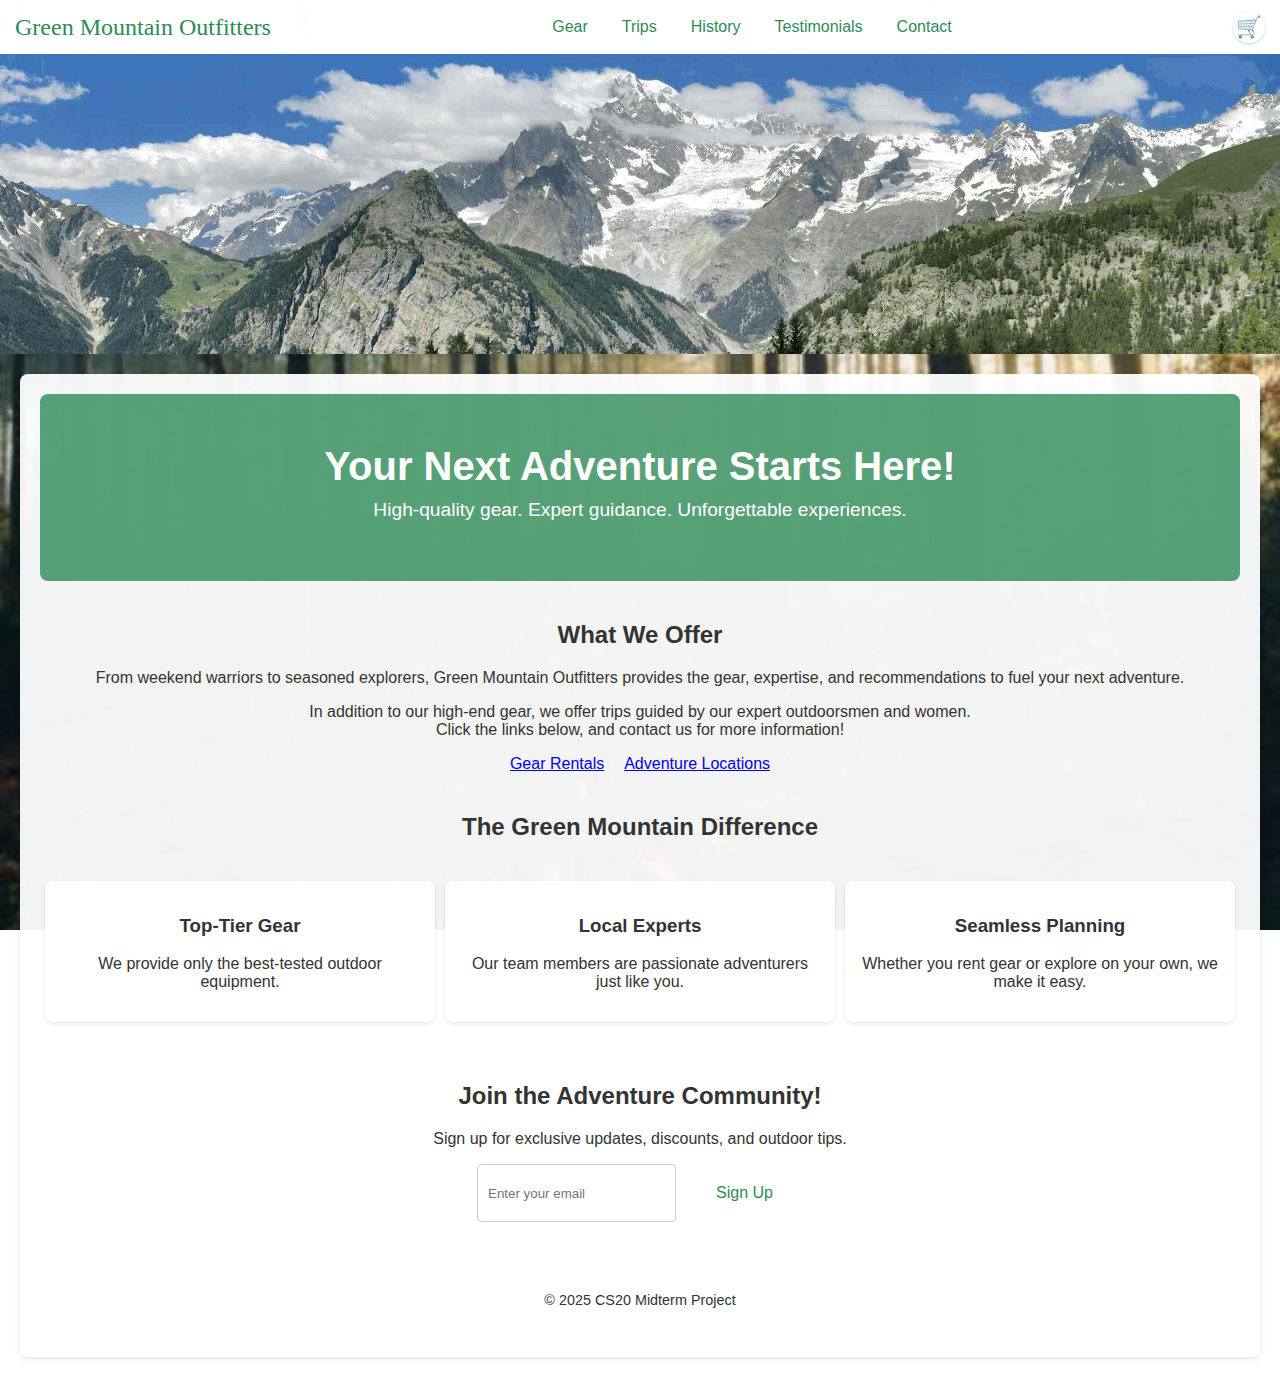
<file: index.html>
<!DOCTYPE html>
<html lang="en">
<head>
    <meta charset="UTF-8">
    <meta name="viewport" content="width=device-width, initial-scale=1.0">
    <title>Home | Green Mountain Outfitters</title>
    <link rel="stylesheet" href="styles.css">
    <script src="header.js"></script>
    <script>
        document.addEventListener("DOMContentLoaded", function() {
            fetch("header.html")
                .then(response => response.text())
                .then(data => {
                    document.getElementById("header-placeholder").innerHTML = data;
                })
                .then(() => {
                    updateCartBadge();
                });
        });
    </script>
    <style>
        body {
            font-family: Arial, sans-serif;
            background: url('images/nature.jpg') no-repeat center center fixed;
            background-size: cover;
            color: #333;
            margin: 0;
            padding: 0;
        }
        main {
            background: rgba(255, 255, 255, 0.95);
            margin: 20px auto;
            padding: 20px;
            max-width: 1200px;
            border-radius: 8px;
            box-shadow: 0 2px 6px rgba(0,0,0,0.1);
        }
        .banner {
            width: 100%;
            max-height: 300px;
            overflow: hidden;
        }
        .banner img {
            width: 100%;
            height: auto;
            display: block;
        }
        .hero {
            text-align: center;
            padding: 50px 20px;
            background: rgba(46, 139, 87, 0.8);
            color: white;
            border-radius: 8px;
        }
        .hero h1 {
            font-size: 2.5em;
            margin: 0;
        }
        .hero p {
            font-size: 1.2em;
            margin: 10px 0;
        }
        .btn {
            display: inline-block;
            padding: 10px 20px;
            margin: 10px;
            background: white;
            color: #2e8b57;
            border: none;
            border-radius: 4px;
            font-size: 1em;
            cursor: pointer;
            text-decoration: none;
        }
        .btn.secondary {
            background: #2e8b57;
            color: white;
        }
        .offers, .difference, .stay-connected {
            text-align: center;
            margin: 40px 0;
        }
        .offer-icons {
            display: flex;
            justify-content: center;
            gap: 20px;
            flex-wrap: wrap;
        }
        .offer-item {
            text-align: center;
        }
        .offer-item img {
            max-width: 80px;
            margin-bottom: 10px;
        }
        .difference-grid {
            display: flex;
            justify-content: space-around;
            flex-wrap: wrap;
        }
        .difference-item {
            width: 30%;
            min-width: 250px;
            padding: 15px;
            background: white;
            border-radius: 8px;
            box-shadow: 0 2px 4px rgba(0,0,0,0.1);
            margin: 20px auto;
        }
        .stay-connected form {
            display: flex;
            justify-content: center;
            margin-top: 10px;
        }
        .stay-connected input {
            padding: 10px;
            border: 1px solid #ccc;
            border-radius: 4px;
            margin-right: 10px;
        }
        footer {
            text-align: center;
            padding: 15px 0;
            background: rgba(255, 255, 255, 0.8);
            margin-top: 20px;
        }
    </style>
</head>
<body>
    <header id="header-placeholder"></header>
    <div class="banner">
        <img src="images/banner.jpg" alt="Green Mountain Outfitters Banner">
    </div>
    <main>
        <!-- Hero Section -->
        <section class="hero">
            <div class="hero-content">
                <h1>Your Next Adventure Starts Here!</h1>
                <p>High-quality gear. Expert guidance. Unforgettable experiences.</p>
            </div>
        </section>
        
        <!-- What We Offer -->
        <section class="offers">
            <h2>What We Offer</h2>
            <p>From weekend warriors to seasoned explorers, Green Mountain Outfitters provides the gear, expertise, and recommendations to fuel your next adventure.</p>
            <p>In addition to our high-end gear, we offer trips guided by our expert outdoorsmen and women. <br/> Click the links below, and contact us for more information!</p>
            <div class="offer-icons">
                <div class="offer-item">
                    <a href="gear.html">Gear Rentals</a>
                </div>
                <div class="offer-item">
                    <a href="trips.html">Adventure Locations</a>
                </div>
            </div>
        </section>
        
        <!-- The Green Mountain Difference -->
        <section class="difference">
            <h2>The Green Mountain Difference</h2>
            <div class="difference-grid">
                <div class="difference-item">
                    <h3>Top-Tier Gear</h3>
                    <p>We provide only the best-tested outdoor equipment.</p>
                </div>
                <div class="difference-item">
                    <h3>Local Experts</h3>
                    <p>Our team members are passionate adventurers just like you.</p>
                </div>
                <div class="difference-item">
                    <h3>Seamless Planning</h3>
                    <p>Whether you rent gear or explore on your own, we make it easy.</p>
                </div>
            </div>
        </section>
        
        <!-- Stay Connected -->
        <section class="stay-connected">
            <h2>Join the Adventure Community!</h2>
            <p>Sign up for exclusive updates, discounts, and outdoor tips.</p>
            <form id="fake-signup-form">
                <input type="email" name="email" placeholder="Enter your email" required>
                <button type="submit" class="btn">Sign Up</button>
            </form>
            <p id="confirmation-message" style="display: none; color: green; margin-top: 10px;">
                ✅ You're signed up! (Not really 😉)
            </p>
        </section>
        
        <script>
            document.getElementById("fake-signup-form").addEventListener("submit", function(event) {
                event.preventDefault(); // Prevents actual form submission
                document.getElementById("confirmation-message").style.display = "block"; // Show success message
            });
        </script>
        

        <footer>
            <p>&copy; 2025 CS20 Midterm Project</p>
        </footer>
    </main>
</body>
</html>
</file>
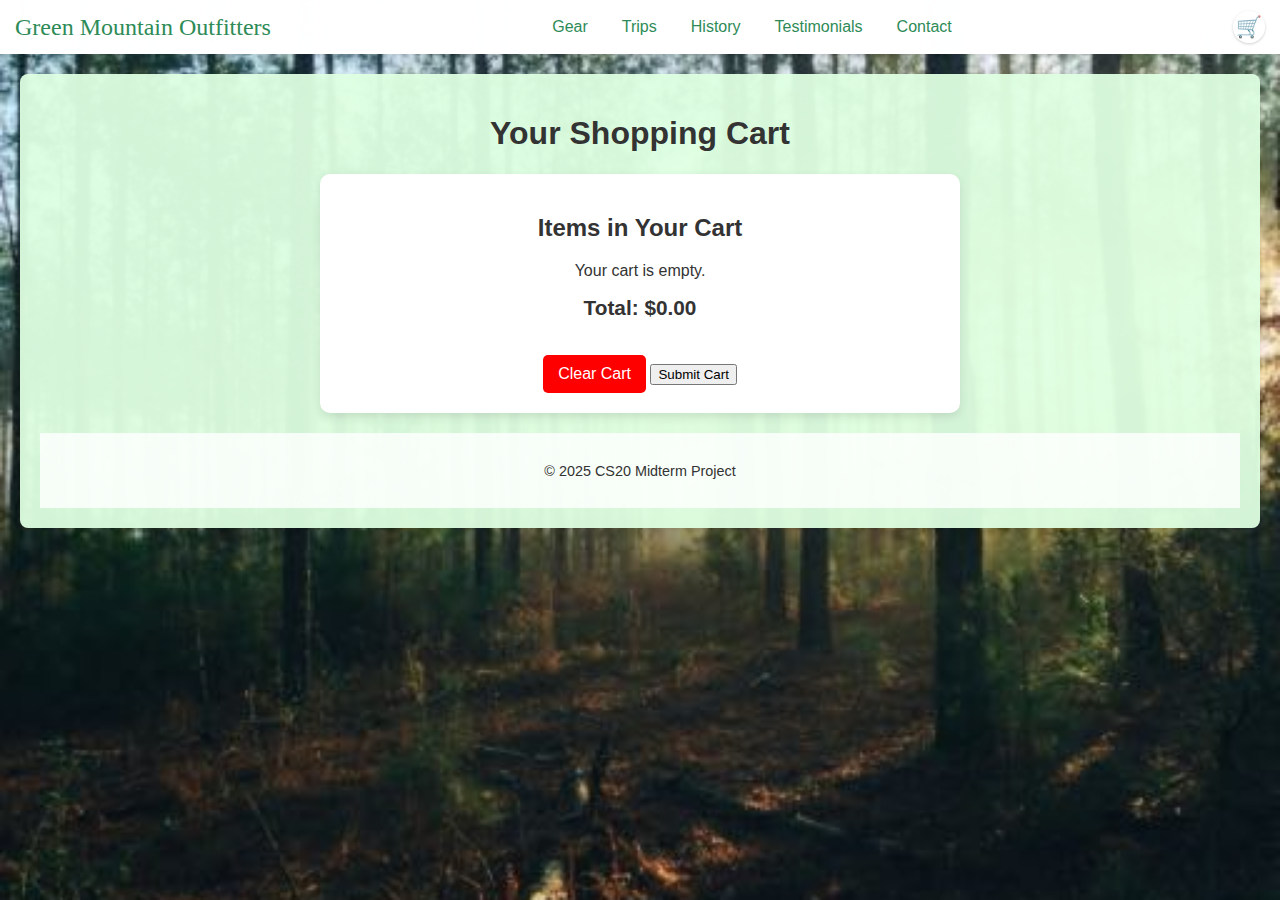
<file: cart.html>
<!DOCTYPE html>
<html>
<head>
    <meta charset="UTF-8">
    <meta name="viewport" content="width=device-width, initial-scale=1.0">
    <title>Your Cart | Green Mountain Outfitters</title>
    <link rel="stylesheet" href="styles.css">
    <script src="header.js"></script>
    <script>
        document.addEventListener("DOMContentLoaded", function() {
            fetch("header.html")
                .then(response => response.text())
                .then(data => {
                    document.getElementById("header-placeholder").innerHTML = data;
                })
                .then(() => {
                    updateCartBadge();
                });

            loadCart();
        });
    </script>
    <script src="products.js"></script> <!-- Load products.js first -->
    <script src="cart.js"></script> <!-- Then cart.js, which needs gearItems -->
    <style>
        h1, p {
            text-align: center;
        }
        /* Cart Container Styling */
        #cart-container {
            max-width: 600px;
            margin: 20px auto;
            background: white;
            padding: 20px;
            border-radius: 10px;
            box-shadow: 0 4px 10px rgba(0, 0, 0, 0.1);
            text-align: center;
        }

        /* Individual Cart Items */
        .cart-item {
            display: flex;
            justify-content: space-between;
            align-items: center;
            background: #f9f9f9;
            padding: 10px;
            border-radius: 5px;
            margin: 10px 0;
            box-shadow: 0 2px 5px rgba(0, 0, 0, 0.1);
        }

        /* Buttons for +, -, and Remove */
        .cart-item button {
            background-color: #2e8b57;
            color: white;
            border: none;
            padding: 5px 10px;
            margin: 0 5px;
            cursor: pointer;
            border-radius: 4px;
            transition: background 0.3s;
        }

        .cart-item button:hover {
            background-color: #3cb371;
        }

        /* Clear Cart Button */
        #clear-cart {
            background: red;
            color: white;
            border: none;
            padding: 10px 15px;
            cursor: pointer;
            border-radius: 5px;
            font-size: 1em;
            transition: background 0.3s;
            margin-top: 15px;
        }

        #clear-cart:hover {
            background: darkred;
        }

        /* Total Amount */
        #cart-total {
            font-size: 1.3em;
            font-weight: bold;
            margin-top: 15px;
        }

    </style>
</head>
<body>
    <header id="header-placeholder"></header>
    <main>
        <h1>Your Shopping Cart</h1>
        <section id="cart-container">
            <form id="cart-form">
                <h2>Items in Your Cart</h2>
                <div id="cart-items"></div>
                <h3 id="cart-total">Total: $0.00</h3>
                <button id="clear-cart" type="button" class="btn">Clear Cart</button>
                <!-- New Submit Button -->
                <button type="button" id="submit-cart" class="btn">Submit Cart</button>
            </form>
        </section>

        <footer>
            <p>&copy; 2025 CS20 Midterm Project</p>
        </footer>
    </main>
    <script src="cart.js"></script>
    <script>
        // look clicks on the submit button
        document.getElementById("submit-cart").addEventListener("click", function(e) {
            e.preventDefault();
            alert("Your cart has been submitted!");
            clearCart();
        });
    </script>
</body>
</html>
</file>
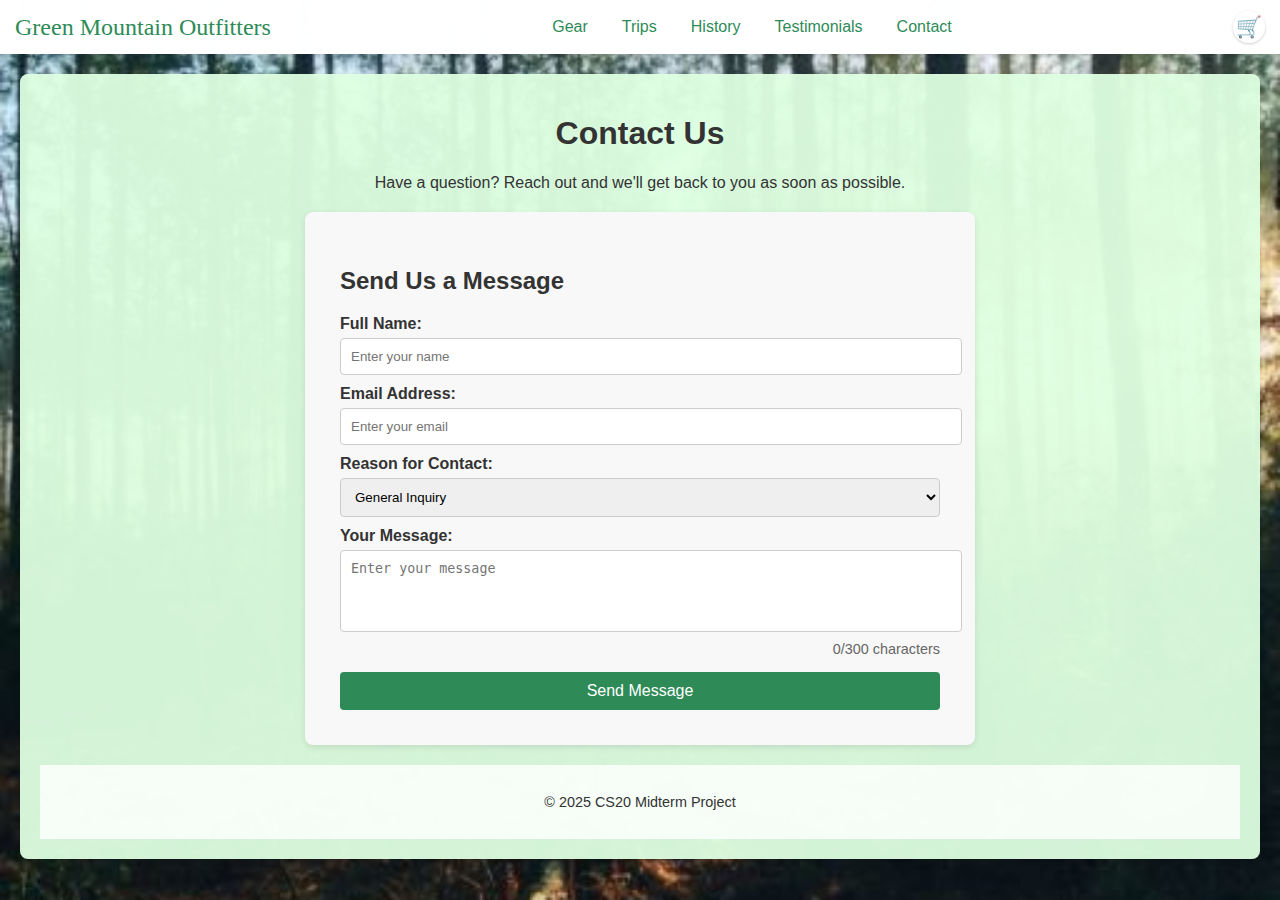
<file: contact.html>
<!DOCTYPE html>
<html>
<head>
    <meta charset="UTF-8">
    <meta name="viewport" content="width=device-width, initial-scale=1.0">
    <title>Contact | Green Mountain Outfitters</title>
    <link rel="stylesheet" href="styles.css">
    <script src="header.js"></script>
    <script>
        document.addEventListener("DOMContentLoaded", function() {
            fetch("header.html")
                .then(response => response.text())
                .then(data => {
                    document.getElementById("header-placeholder").innerHTML = data;
                })
                .then(() => {
                    updateCartBadge();
                });
        });
    </script>
    <style>
        /* Contact Form Styling */
        .contact-form {
            max-width: 600px;
            margin: 20px auto;
            background: #f8f8f8;
            padding: 35px;
            border-radius: 8px;
            box-shadow: 0 2px 6px rgba(0,0,0,0.1);
        }
        h1, p {
            text-align: center;
        }
    
        label {
            display: block;
            font-weight: bold;
            margin-top: 10px;
        }
    
        input, select, textarea {
            width: 100%;
            padding: 10px;
            margin-top: 5px;
            border: 1px solid #ccc;
            border-radius: 4px;
        }
    
        textarea {
            resize: none;
        }

        .btn {
            display: block;
            width: 100%;
            margin-top: 15px;
            padding: 10px;
            background: #2e8b57;
            color: white;
            border: none;
            border-radius: 4px;
            font-size: 1em;
            cursor: pointer;
        }
    
        .btn:hover {
            background: #246b44;
        }
    
        #char-counter {
            font-size: 0.9em;
            color: #666;
            text-align: right;
            margin-top: 5px;
        }
    </style>
</head>
<body>
    <header id="header-placeholder"></header>
    <main>
        <h1>Contact Us</h1>
        <p>Have a question? Reach out and we'll get back to you as soon as possible.</p>
    
        <section class="contact-form">
            <h2>Send Us a Message</h2>
            <form id="contact-form">
                <label for="name">Full Name:</label>
                <input type="text" id="name" name="name" placeholder="Enter your name" required>
    
                <label for="email">Email Address:</label>
                <input type="email" id="email" name="email" placeholder="Enter your email" required>
    
                <label for="reason">Reason for Contact:</label>
                <select id="reason" name="reason">
                    <option value="general">General Inquiry</option>
                    <option value="support">Customer Support</option>
                    <option value="partnership">Partnership Opportunities</option>
                </select>
    
                <label for="message">Your Message:</label>
                <textarea id="message" name="message" rows="4" placeholder="Enter your message" required></textarea>
                <p id="char-counter">0/300 characters</p>
    
                <button type="submit" class="btn">Send Message</button>
            </form>
        </section>
    
        <footer>
            <p>&copy; 2025 CS20 Midterm Project</p>
        </footer>
    </main>
    
    <script>
        document.addEventListener("DOMContentLoaded", function () {
            const form = document.getElementById("contact-form");
            const messageField = document.getElementById("message");
            const charCounter = document.getElementById("char-counter");
            const MAX_CHARS = 300;

            // Limit input and update counter
            messageField.addEventListener("input", function () {
                let charCount = messageField.value.length;

                if (charCount > MAX_CHARS) {
                    messageField.value = messageField.value.substring(0, MAX_CHARS); // Truncate text
                    charCount = MAX_CHARS; // Ensure counter updates correctly
                }

                charCounter.textContent = charCount + "/300 characters";
                charCounter.style.color = charCount == MAX_CHARS ? "red" : "black"; // Warn user when at limit
            });

            // Form validation with character limit enforcement
            form.addEventListener("submit", function (event) {
                event.preventDefault(); // Prevent actual form submission

                let name = document.getElementById("name").value.trim();
                let email = document.getElementById("email").value.trim();
                let message = messageField.value.trim();

                if (name == "" || email == "" || message == "") {
                    alert("Please fill out all fields before submitting.");
                    return;
                }

                if (!email.includes("@")) {
                    alert("Please enter a valid email address.");
                    return;
                }

                if (message.length > MAX_CHARS) {
                    alert("Your message is too long. Please shorten it to 300 characters.");
                    return;
                }

                alert("✅ Your message has been sent! (Not really 😉)");
                form.reset();
                charCounter.textContent = "0/300 characters"; // Reset counter
                charCounter.style.color = "black"; // Reset color
            });
        });
    </script>
</body>
</file>
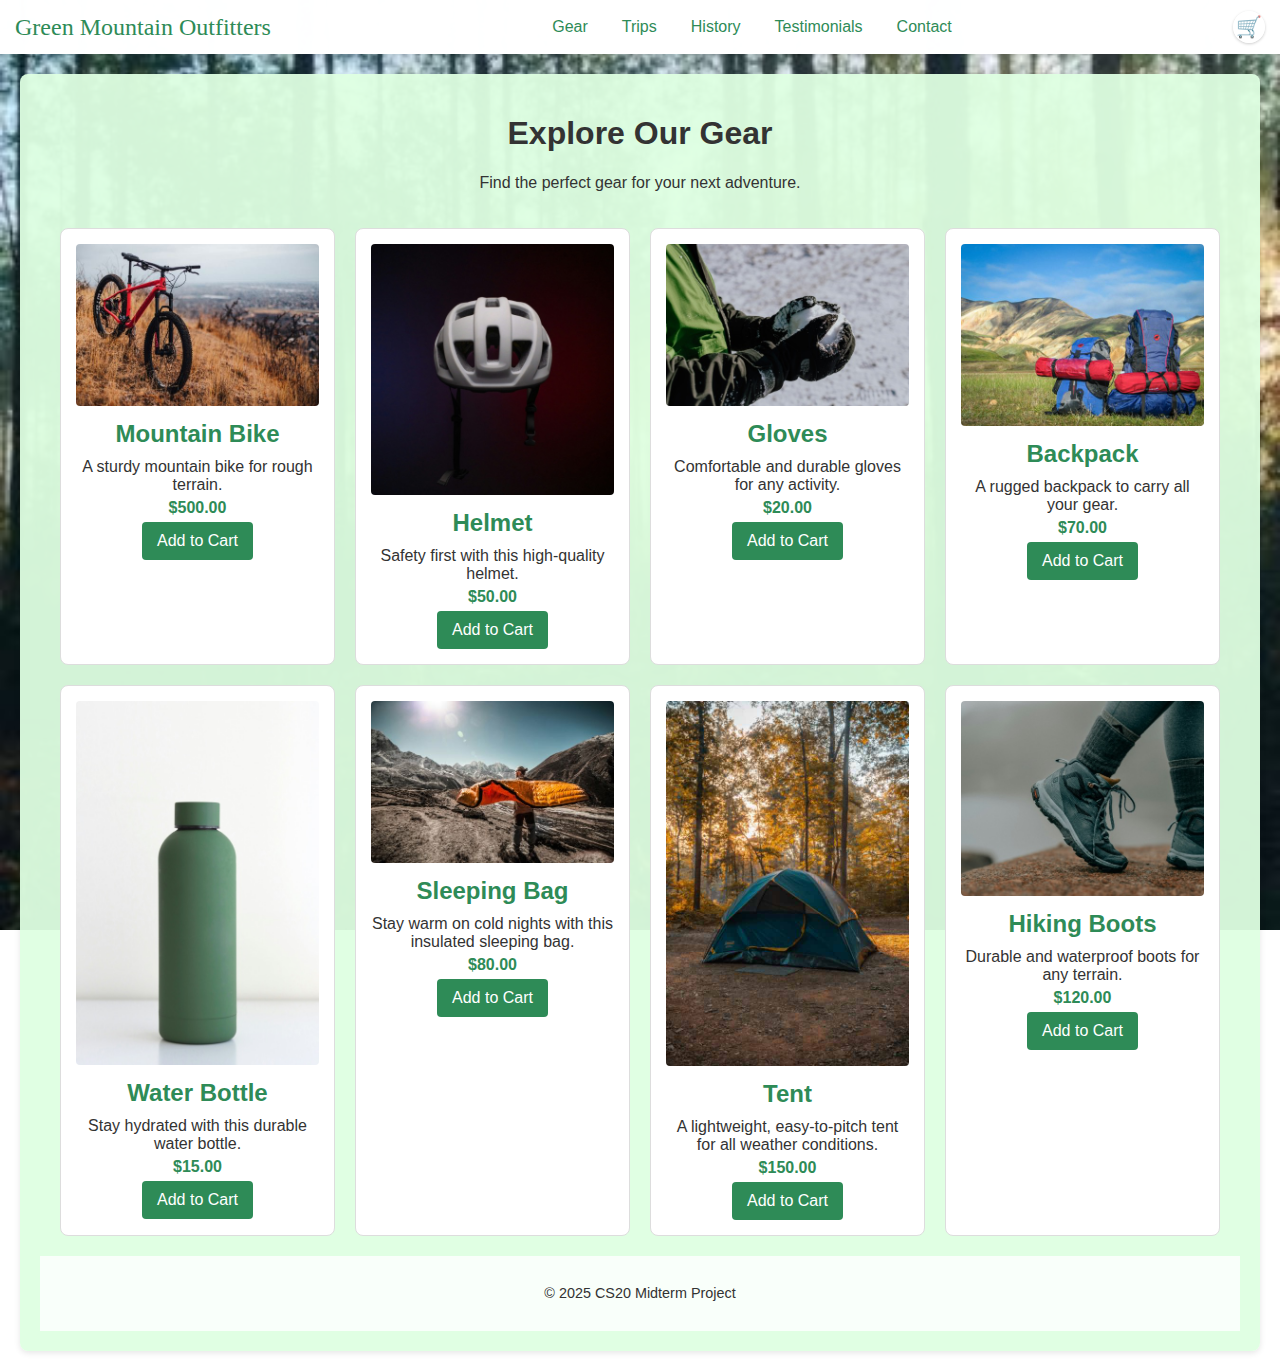
<file: gear.html>
<!DOCTYPE html>
<html>
<head>
    <meta charset="UTF-8">
    <meta name="viewport" content="width=device-width, initial-scale=1.0">
    <title>Gear | Green Mountain Outfitters</title>
    <link rel="stylesheet" href="styles.css">
    <script src="products.js"></script> <!-- Shared product data -->
    <script src="cart.js"></script> <!-- Cart management -->
    <script src="header.js"></script> <!-- Header functionality -->
    <style>
        h1, p {
            text-align: center;
        }
    </style>
</head>
<body>
    <header id="header-placeholder"></header>

    <main>
        <h1>Explore Our Gear</h1>
        <p>Find the perfect gear for your next adventure.</p>

        <section id="gear-container" class="gear-grid">
            <!-- Products will be inserted here dynamically -->
        </section>

        <footer>
            <p>&copy; 2025 CS20 Midterm Project</p>
        </footer>
    </main>

    <script>
        document.addEventListener("DOMContentLoaded", function() {
            fetch("header.html")
                .then(response => response.text())
                .then(data => {
                    document.getElementById("header-placeholder").innerHTML = data;
                })
                .then(() => {
                    updateCartBadge();
                });

            renderGearItems();
        });

        function renderGearItems() {
            const container = document.getElementById('gear-container');
            container.innerHTML = "";
            gearItems.forEach(item => {
                const productDiv = document.createElement('div');
                productDiv.className = 'product';
                productDiv.innerHTML = 
                    `<img src="${item.img}" alt="${item.name}">
                    <h2>${item.name}</h2>
                    <p>${item.description}</p>
                    <p class="price">$${item.price.toFixed(2)}</p>
                    <button class="btn" onclick="addToCart('${item.name}')">Add to Cart</button>`;
                container.appendChild(productDiv);
            });
        }

    </script>
</body>
</html>
</file>
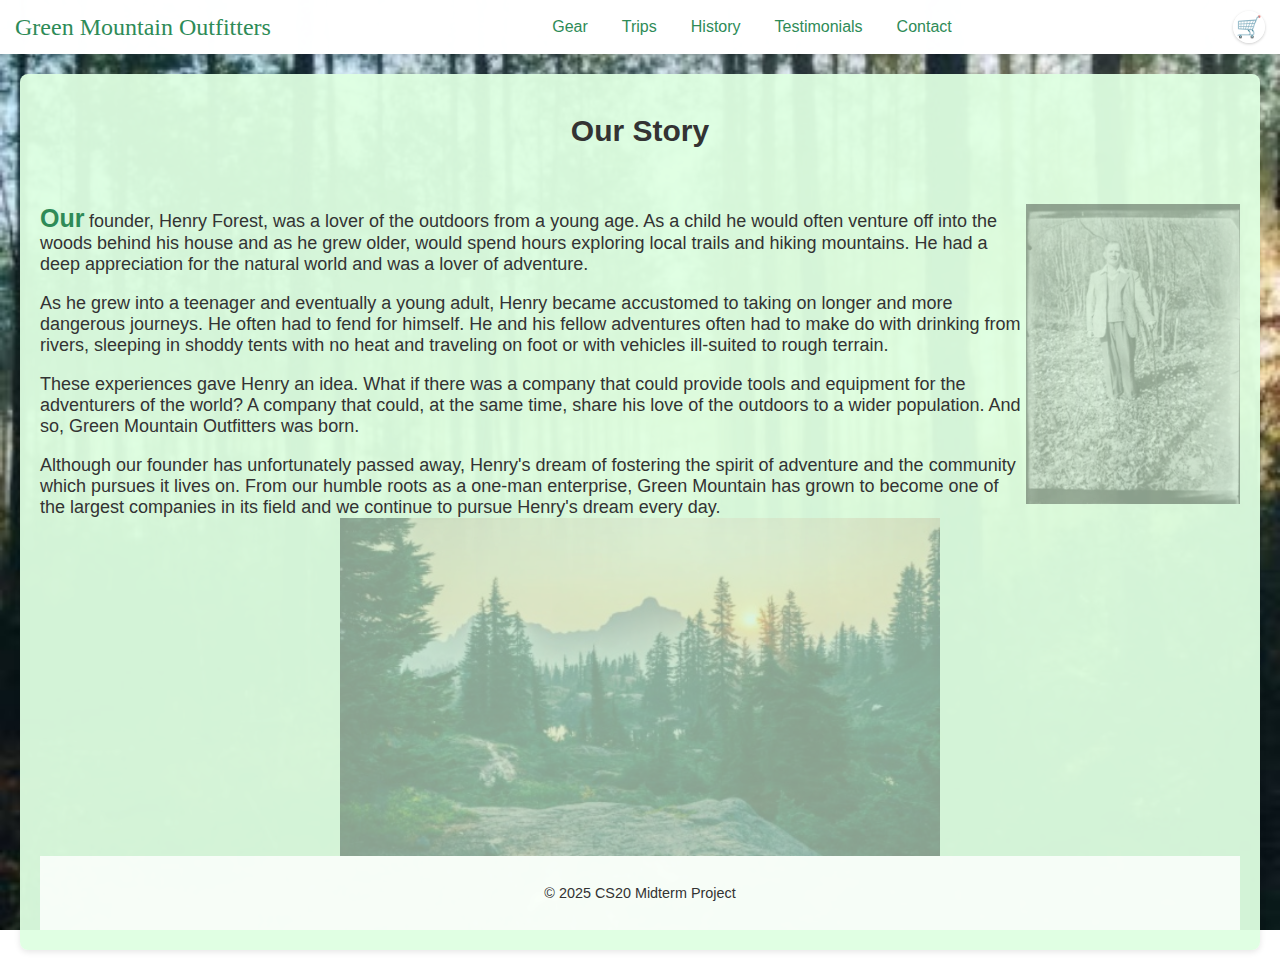
<file: history.html>
<!DOCTYPE html>
<html>
<head>
    <meta name ="viewport" content="width=device-width, intial-scale=1.0">
    <title>History - CS20 Midterm</title>
    <link rel="stylesheet" href="styles.css">
    <script src="header.js"></script>
    <!-- Include the jQuery library from a CDN -->
    <script src="https://code.jquery.com/jquery-3.6.0.min.js"></script>
    <script>
        document.addEventListener("DOMContentLoaded", function() {
            fetch("header.html")
                .then(response => response.text())
                .then(data => {
                    document.getElementById("header-placeholder").innerHTML = data;
                })
                .then(() => {
                    updateCartBadge();
                });
        });
    </script>
    <!-- jQuery fade-in effect for images -->
    <script>
        $(document).ready(function(){
            $("img").hide().fadeIn(2000);
        });
    </script>
</head>
<style>
    body {font-family: Arial, sans-serif;}
    h1#intro{text-align: center; font-weight: bold ;font-size: 30px;}
    img#founder{float: right; height:300px;}
    img#sunset{width:50%; display: block; margin: auto;}
    span#first{font-size: 25px; color: #2e8b57;font-weight: bold}
    span#bodytext{font-size: 18px;font-weight:500;}
</style>
<body>
    <header id="header-placeholder"></header>
    <main>
        <h1 id="intro">Our Story</h1>
        <br><br>
        <img src="images/founder.jpg" id="founder">
        <span id="first">Our</span>
        <span id="bodytext">
            founder, Henry Forest, was a lover of the outdoors from a young age. 
            As a child he would often venture off into the woods behind his house and as he grew older, would
            spend hours exploring local trails and hiking mountains. He had a deep appreciation for the natural world
            and was a lover of adventure.
        </span>
        <br><br>
        <span id="bodytext">
            As he grew into a teenager and eventually a young adult, Henry became accustomed to taking on
            longer and more dangerous journeys. He often had to fend for himself. He and his fellow adventures often had to
            make do with drinking from rivers, sleeping in shoddy tents with no heat and traveling on foot or with vehicles
            ill-suited to rough terrain.
        </span>
        <br><br>
        <span id="bodytext">
            These experiences gave Henry an idea. What if there was a company that could provide tools and 
            equipment for the adventurers of the world? A company that could, at the same time, share his love of the outdoors
            to a wider population. And so, Green Mountain Outfitters was born.
        </span>
        <br><br>
        <span id="bodytext">
            Although our founder has unfortunately passed away, Henry's dream of fostering the spirit of adventure 
            and the community which pursues it lives on. From our humble roots as a one-man enterprise, Green Mountain has
            grown to become one of the largest companies in its field and we continue to pursue Henry's dream every day.
        </span>
        <img src="images/sunset.jpg" id="sunset">
        <footer>
            <p>&copy; 2025 CS20 Midterm Project</p>
        </footer>
    </main>
</body>
</html>
</file>
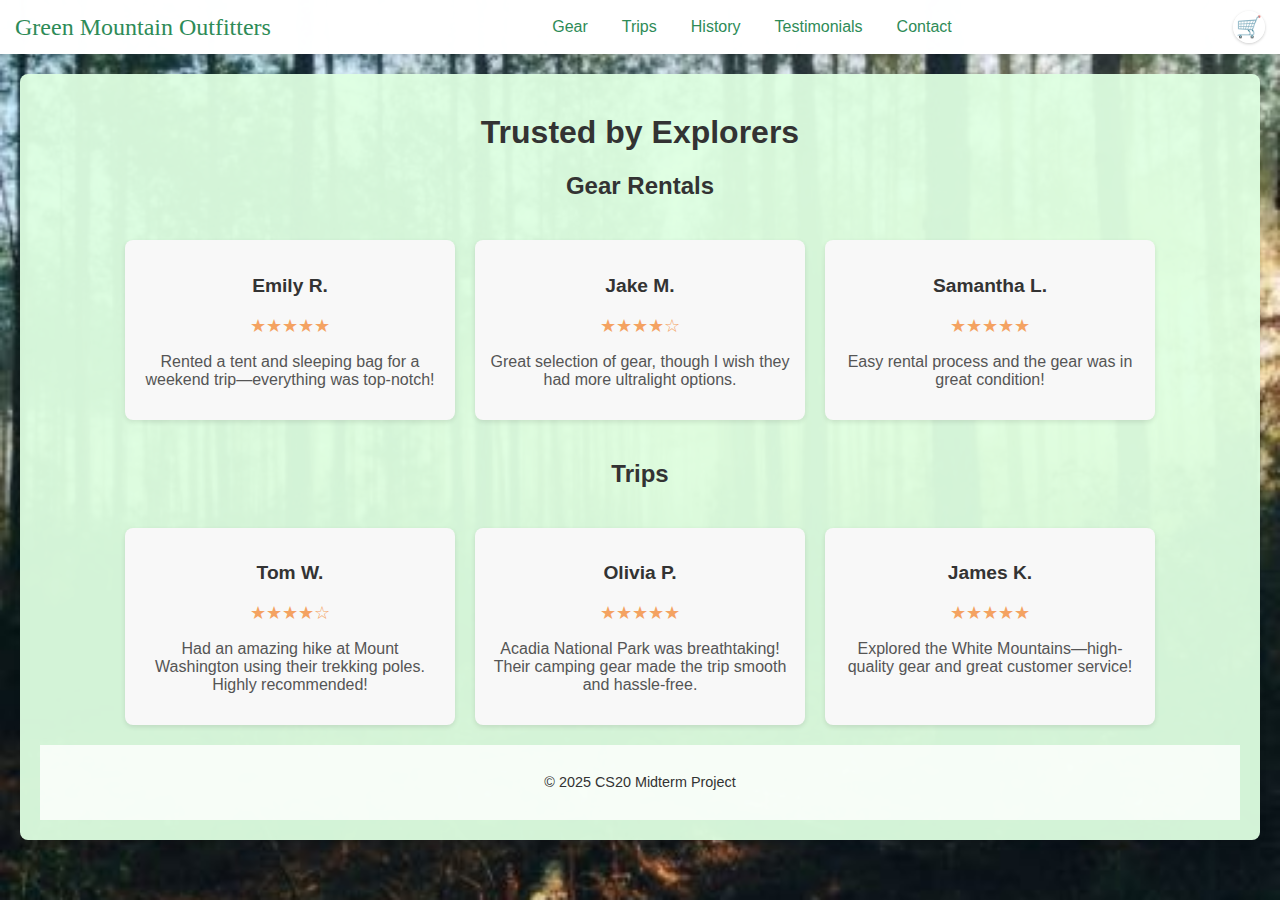
<file: testimonials.html>
<!DOCTYPE html>
<html>
<head>
    <meta charset="UTF-8">
    <meta name="viewport" content="width=device-width, initial-scale=1.0">
    <title>Testimonials | Green Mountain Outfitters</title>
    <link rel="stylesheet" href="styles.css">
    <script src="header.js"></script>
    <script>
        document.addEventListener("DOMContentLoaded", function() {
            fetch("header.html")
                .then(response => response.text())
                .then(data => {
                    document.getElementById("header-placeholder").innerHTML = data;
                })
                .then(() => {
                    updateCartBadge();
                });
        });
    </script>
    <style>
        h1, h2 {
            text-align: center;
            margin-top: 20px;
        }

        .testimonials-grid {
            display: flex;
            flex-wrap: wrap;
            gap: 20px;
            justify-content: center;
            padding: 20px;
        }
    
        .testimonial {
            background: #f8f8f8;
            padding: 15px;
            border-radius: 8px;
            box-shadow: 0 2px 5px rgba(0, 0, 0, 0.1);
            width: 300px;
            text-align: center;
        }
    
        .testimonial h3 {
            font-size: 1.2em;
            color: #333;
        }
    
        .testimonial .rating {
            color: #f4a261;
            font-size: 1.1em;
            margin: 5px 0;
        }
    
        .testimonial p {
            font-size: 1em;
            color: #555;
        }
    </style>
</head>
<body>
    <header id="header-placeholder"></header>
    <main>
        <h1>Trusted by Explorers</h1>
    
        <section>
            <h2>Gear Rentals</h2>
            <div id="gear-rentals" class="testimonials-grid"></div>
        </section>
    
        <section>
            <h2>Trips</h2>
            <div id="trips" class="testimonials-grid"></div>
        </section>
        <footer>
            <p>&copy; 2025 CS20 Midterm Project</p>
        </footer>
    </main>
    
    <script>
        // Testimonial Object
        class Testimonial {
            constructor(name, rating, comment, category) {
                this.name = name;
                this.rating = rating;
                this.comment = comment;
                this.category = category; // "Gear Rentals" or "Trips"
            }
        }
    
        // Array of testimonials categorized
        const testimonials = [
            // Gear Rentals
            new Testimonial("Emily R.", "★★★★★", "Rented a tent and sleeping bag for a weekend trip—everything was top-notch!", "Gear Rentals"),
            new Testimonial("Jake M.", "★★★★☆", "Great selection of gear, though I wish they had more ultralight options.", "Gear Rentals"),
            new Testimonial("Samantha L.", "★★★★★", "Easy rental process and the gear was in great condition!", "Gear Rentals"),
    
            // Trips
            new Testimonial("Tom W.", "★★★★☆", "Had an amazing hike at Mount Washington using their trekking poles. Highly recommended!", "Trips"),
            new Testimonial("Olivia P.", "★★★★★", "Acadia National Park was breathtaking! Their camping gear made the trip smooth and hassle-free.", "Trips"),
            new Testimonial("James K.", "★★★★★", "Explored the White Mountains—high-quality gear and great customer service!", "Trips"),
        ];
    
        // Function to display testimonials under correct category
        function displayTestimonials() {
            const gearContainer = document.getElementById("gear-rentals");
            const tripsContainer = document.getElementById("trips");
    
            testimonials.forEach(testimonial => {
                const testimonialDiv = document.createElement("div");
                testimonialDiv.classList.add("testimonial");
    
                testimonialDiv.innerHTML = `
                    <h3>${testimonial.name}</h3>
                    <p class="rating">${testimonial.rating}</p>
                    <p>${testimonial.comment}</p>
                `;
    
                if (testimonial.category == "Gear Rentals") {
                    gearContainer.appendChild(testimonialDiv);
                } else if (testimonial.category == "Trips") {
                    tripsContainer.appendChild(testimonialDiv);
                }
            });
        }
    
        // Run function on page load
        document.addEventListener("DOMContentLoaded", displayTestimonials);
    </script>
</body>
</file>
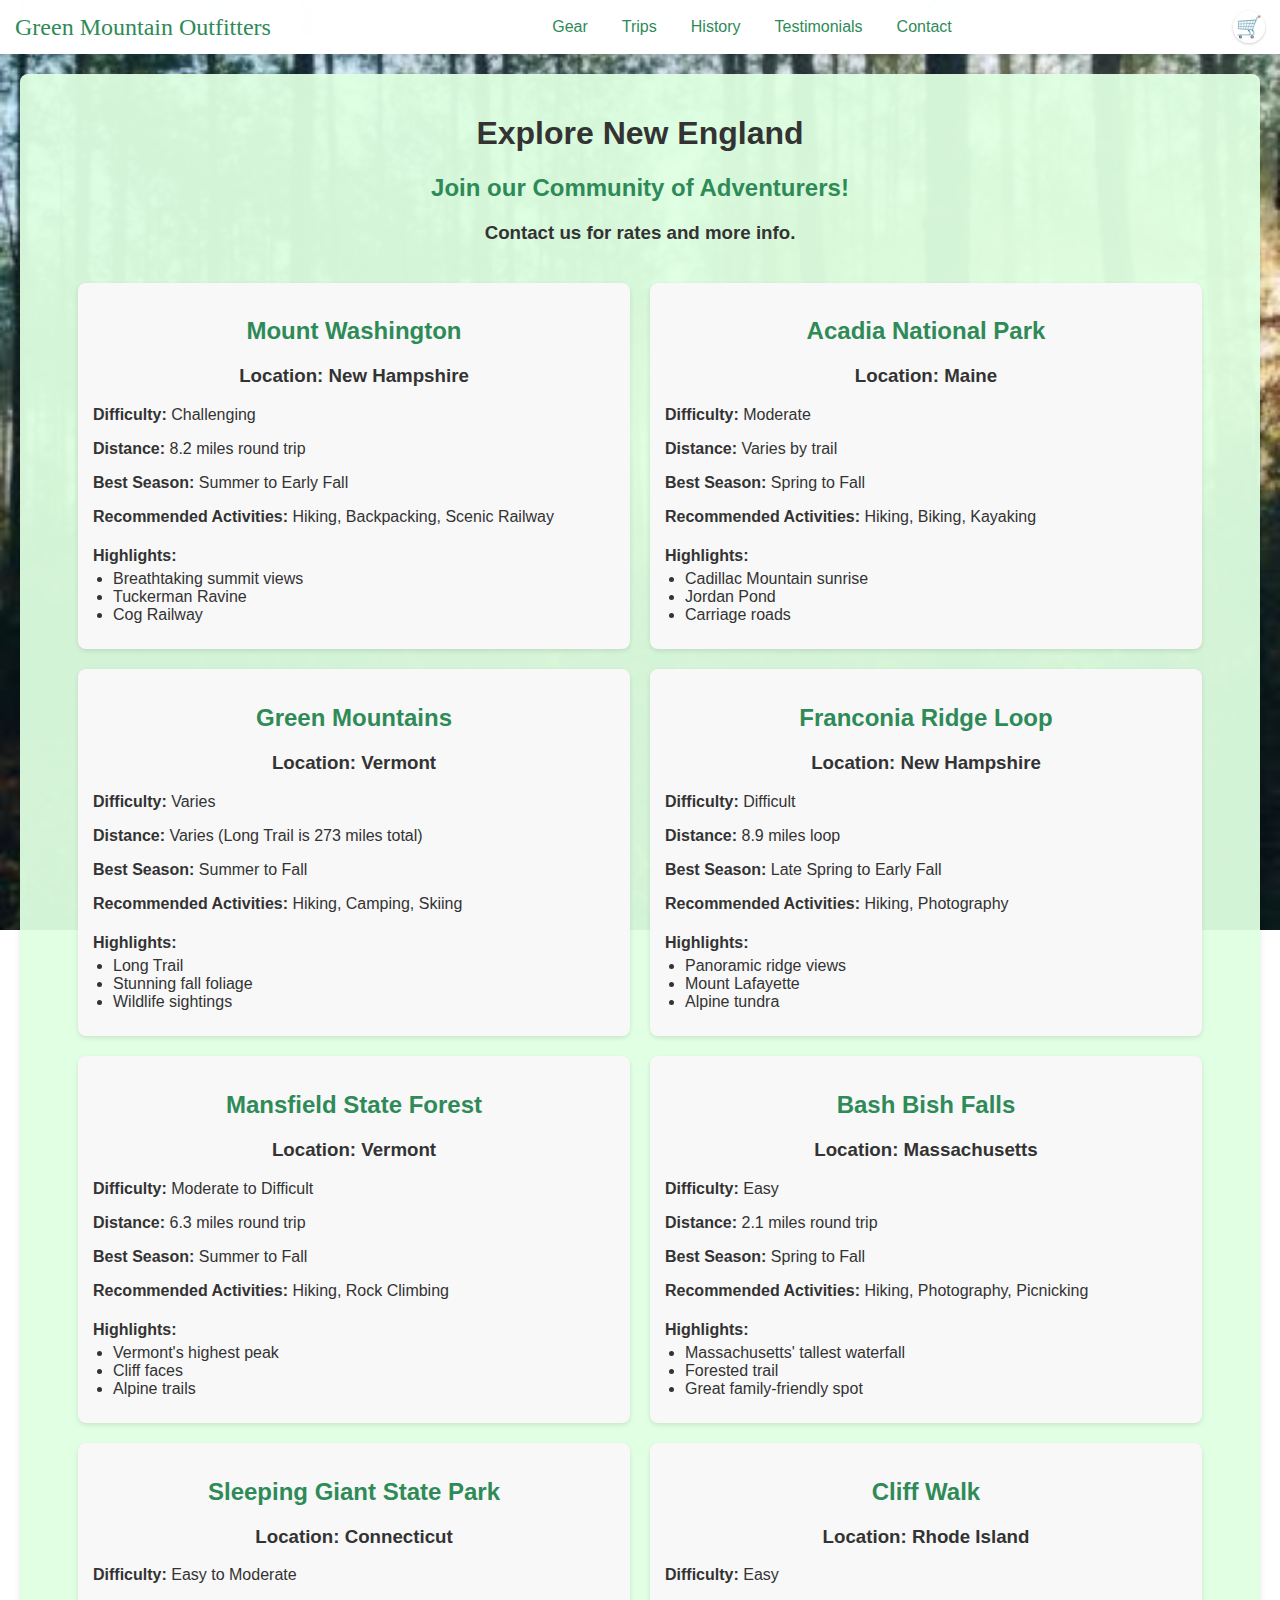
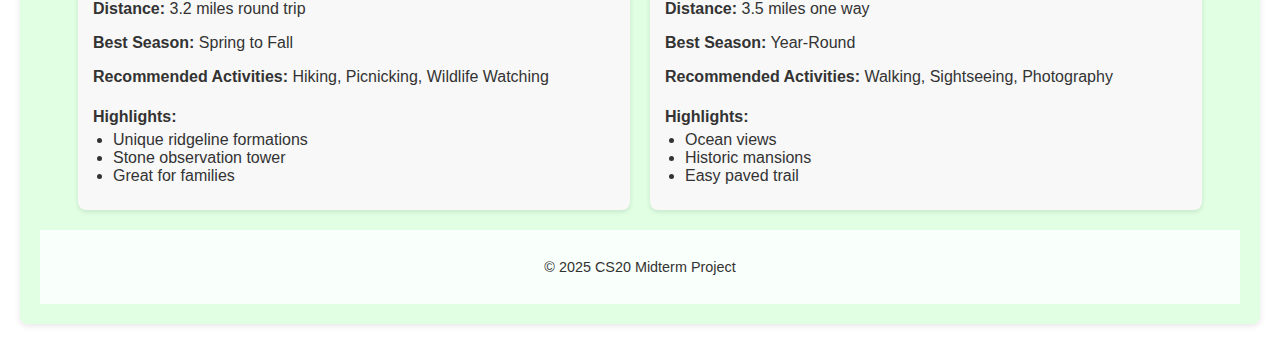
<file: trips.html>
<!DOCTYPE html>
<html>
<head>
    <meta charset="UTF-8">
    <meta name="viewport" content="width=device-width, initial-scale=1.0">
    <title>Trips | Green Mountain Outfitters</title>
    <link rel="stylesheet" href="styles.css">
    <script src="header.js"></script>
    <script>
        document.addEventListener("DOMContentLoaded", function() {
            fetch("header.html")
                .then(response => response.text())
                .then(data => {
                    document.getElementById("header-placeholder").innerHTML = data;
                })
                .then(() => {
                    updateCartBadge();
                });
        });
    </script>
    <style>
        #trips-container {
            display: flex;
            flex-wrap: wrap;
            gap: 20px;
            justify-content: center;
            padding: 20px;
        }

        .trip {
            background: #f8f8f8;
            padding: 15px;
            border-radius: 8px;
            box-shadow: 0 2px 5px rgba(0, 0, 0, 0.1);
            width: 100%;
            max-width: 600px;
        }

        @media (min-width: 768px) {
            .trip {
                width: 45%;
            }
        }

        h1, h3 {
            text-align: center;
        }

        h2 {
            color: #2e8b57;
            text-align: center;
        }

        h4 {
            margin-bottom: 5px;
        }

        ul {
            list-style-type: disc;
            margin: 0 0 10px 20px;
            padding: 0;
        }
    </style>
</head>
<body>
    <header id="header-placeholder"></header>
    <main>
        <h1>Explore New England</h1>
        <h2>Join our Community of Adventurers!</h2>
        <h3>Contact us for rates and more info.</h3>
        <section id="trips-container"></section>
        <footer>
            <p>&copy; 2025 CS20 Midterm Project</p>
        </footer>
    </main>
    
    <script>
        // Function to fetch and display trips from JSON file
        function loadTrips() {
            fetch("trips.json")
                .then(response => response.json())
                .then(trips => {
                    const container = document.getElementById("trips-container");
    
                    trips.forEach(trip => {
                        let tripSection = document.createElement("section");
                        tripSection.classList.add("trip");
    
                        tripSection.innerHTML = `
                            <h2>${trip.name}</h2>
                            <h3>Location: ${trip.location}</h3>
                            <p><strong>Difficulty:</strong> ${trip.difficulty}</p>
                            <p><strong>Distance:</strong> ${trip.distance}</p>
                            <p><strong>Best Season:</strong> ${trip.best_season}</p>
                            <p><strong>Recommended Activities:</strong> ${trip.activities.join(", ")}</p>
                            <h4>Highlights:</h4>
                            <ul>${trip.highlights.map(item => `<li>${item}</li>`).join("")}</ul>
                        `;
    
                        container.appendChild(tripSection);
                    });
                })
                .catch(error => console.error("Error loading trips:", error));
        }
    
        // Run function on page load
        document.addEventListener("DOMContentLoaded", loadTrips);
    </script>
</body>
</file>
<file: styles.css>
/* styles.css - Outdoorsy, Smooth Theme */

/* Global Styles */
body {
    margin: 0;
    padding: 0;
    background: url(images/nature.jpg) no-repeat center center fixed;
    background-size: cover;
    font-family: Arial, sans-serif;
    color: #333;
}

/* Header Styles */
header {
    background: rgba(255, 255, 255, 0.8);
}
header h1 {
    font-family: 'Georgia', serif;
    font-size: 2.5em;
    text-align: center;
    color: #2e8b57;
    margin: 0;
}

/* Navigation Styles */
.nav-container {
    display: flex;
    justify-content: space-between;
    align-items: center;
    padding: 10px 15px;
    background: rgba(255, 255, 255, 0.9);
    box-shadow: 0 2px 4px rgba(0,0,0,0.1);
}

.nav-container a {
    text-decoration: none;
}

.logo {
    font-family: 'Georgia', serif;
    font-size: 1.5em;
    color: #2e8b57;
    white-space: nowrap;
}

.nav-links {
    display: flex;
    gap: 10px;
}

.nav-links a {
    text-decoration: none;
    color: #2e8b57;
    font-size: 1em;
    padding: 8px 12px;
    border-radius: 5px;
    transition: color 0.3s;
}

.nav-links a:hover {
    color: #3cb371;
}

.icons {
    display: flex;
    align-items: center;
    gap: 12px;
}

.cart-icon, .user-icon {
    display: flex;
    align-items: center;
    justify-content: center;
    width: 32px;
    height: 32px;
    border-radius: 50%;
    background: rgba(255, 255, 255, 0.8);
    box-shadow: 0 1px 3px rgba(0,0,0,0.2);
    cursor: pointer;
    transition: background 0.3s;
}

.cart-icon:hover, .user-icon:hover {
    background: rgba(46, 139, 87, 0.2);
}

.user-icon svg {
    width: 24px;
    height: 24px;
    fill: black;
}

.cart-icon {
    font-size: 1.3em;
    color: #2e8b57;
    position: relative;
}

#cart-badge {
    background: red;
    color: white;
    font-size: 0.6em;
    border-radius: 50%;
    padding: 3px 6px;
    position: absolute;
    top: -6px;
    right: -9px;
    display: none;
}

@media (max-width: 768px) {
    .nav-container {
        flex-direction: column;
        align-items: center;
        padding: 10px;
    }
    .nav-links {
        flex-wrap: wrap;
        justify-content: center;
        gap: 5px;
    }
    .nav-links a {
        font-size: 0.9em;
        padding: 6px 10px;
    }
    .icons {
        margin-top: 10px;
    }
}

/* Main Content Area */
main {
    background: rgba(222, 255, 225, 0.95);
    margin: 20px auto;
    padding: 20px;
    max-width: 1200px;
    border-radius: 8px;
    box-shadow: 0 2px 6px rgba(0,0,0,0.1);
}


#gear-container {
    display: grid;
    grid-template-columns: repeat(auto-fit, minmax(250px, 1fr));
    gap: 20px;
    justify-content: center;
    padding: 20px;
}

@media (max-width: 768px) {
    #gear-container {
        grid-template-columns: 1fr;
    }
}

.product {
    background: #fff;
    border: 1px solid #ddd;
    border-radius: 8px;
    padding: 15px;
    text-align: center;
    transition: transform 0.3s ease, box-shadow 0.3s ease;
}
.product img {
    width: 100%;
    height: auto;
    border-radius: 4px;
}
.price {
    font-weight: bold;
    color: #2e8b57;
}
.btn:hover {
    background: #246b44;
}
.product:hover {
    transform: translateY(-5px);
    box-shadow: 0 4px 12px rgba(0,0,0,0.15);
}
.product h2 {
    font-size: 1.5em;
    color: #2e8b57;
    margin: 10px 0;
}
.product p {
    font-size: 1em;
    margin: 5px 0;
}

/* Button Styles */
.product button {
    background-color: #2e8b57;
    color: #fff;
    border: none;
    padding: 10px 15px;
    border-radius: 4px;
    cursor: pointer;
    font-size: 1em;
    transition: background-color 0.3s ease;
}
.product button:hover {
    background-color: #3cb371;
}

/* Footer Styles */
footer {
    background: rgba(255, 255, 255, 0.8);
    text-align: center;
    padding: 15px 0;
    font-size: 0.9em;
}
</file>
